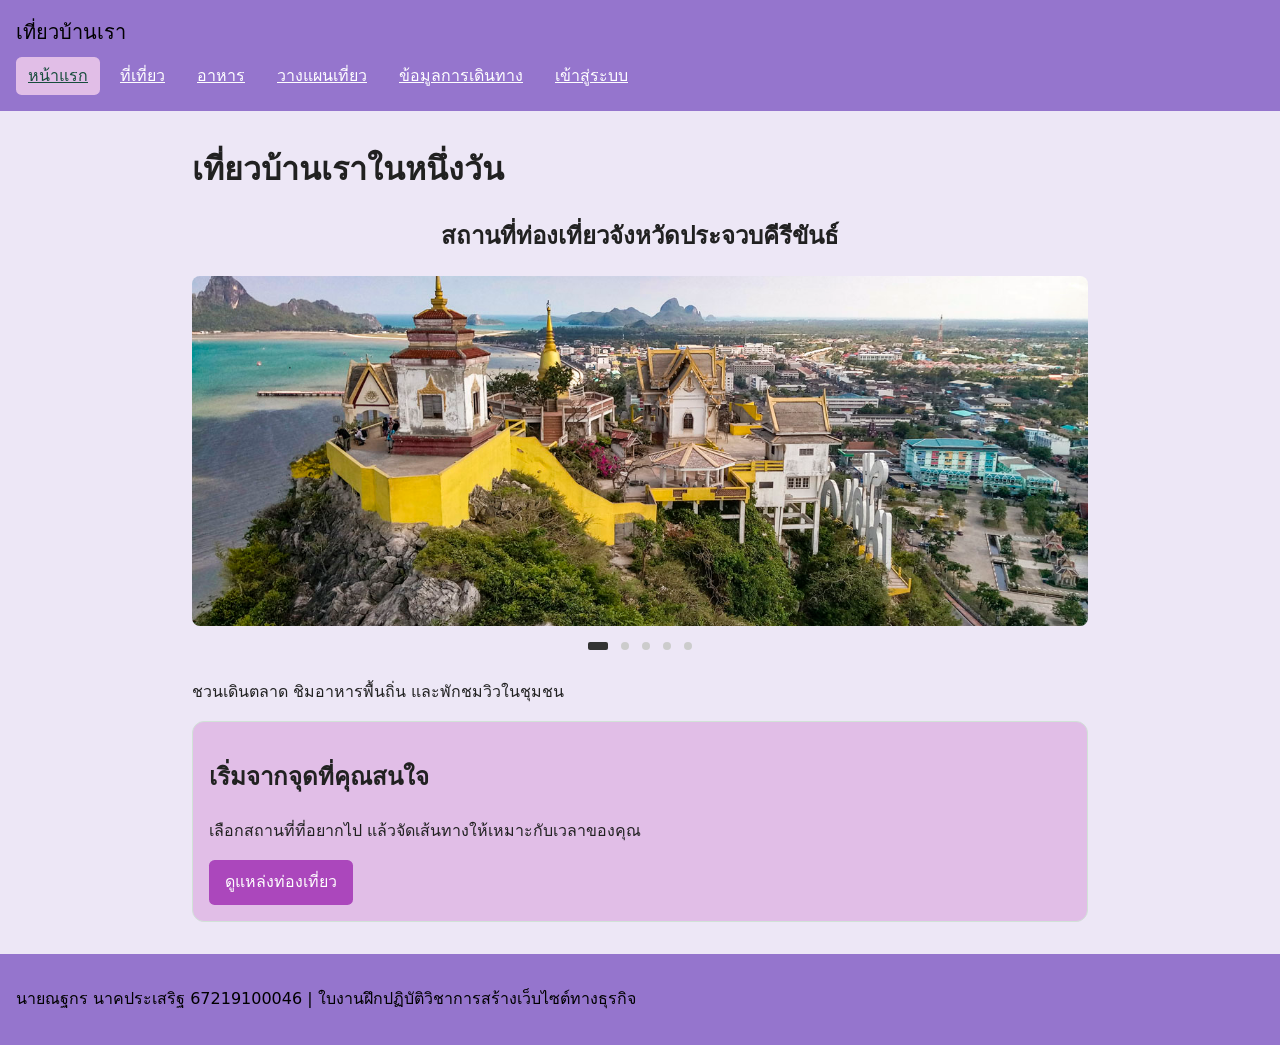
<file: index.html>
<!DOCTYPE html>
<html lang="th">
<head>
	<meta charset="utf-8">
	<meta name="viewport" content="width=device-width, initial-scale=1">
	<title>หน้าแรก | เที่ยวบ้านเรา</title>
	<link rel="stylesheet" href="style.css">
</head>

<body>

<header>
	<p class="site-name">เที่ยวบ้านเรา</p>
	<nav aria-label="เมนูหลัก">
		<ul>
			<li><a href="index.html" aria-current="page">หน้าแรก</a></li>
			<li><a href="places.html">ที่เที่ยว</a></li>
			<li><a href="food.html">อาหาร</a></li>
			<li><a href="plan.html">วางแผนเที่ยว</a></li>
			<li><a href="travel.html">ข้อมูลการเดินทาง</a></li>
			<li><a href="login.html">เข้าสู่ระบบ</a></li>
		</ul>
	</nav>
</header>
<main>
	<h1>เที่ยวบ้านเราในหนึ่งวัน</h1>

<body>

    <!-- เนื้อหาเว็บไซต์ -->

    <!-- สไลด์ภาพ -->
    <center>
        <h2>สถานที่ท่องเที่ยวจังหวัดประจวบคีรีขันธ์</h2>

        <div id="slideshow"
             style="position:relative; width:1000px; max-width:100%;">

            <img id="slideImage"
                 src="images/Kaow.jpg"
                 alt="สถานที่ท่องเที่ยว"
                 width="700"
                 height="350"
                 style="width:100%; height:350px; object-fit:cover;">

       
            <div id="dots" style="margin:10px;"></div>

        </div>
    </center>

    <!-- JavaScript สำหรับเปลี่ยนภาพ -->
    <script>
    const images = [
        "images/Kaow.jpg",
        "images/KLM.jpg",
        "images/aomanow.jpg",
        "images/sapanpla.jpg",
        "images/lukmuang.jpg"
    ];

    let current = 0;

    function showSlide() {

        // เปลี่ยนภาพในสไลด์
        document.getElementById("slideImage").src = images[current];

        // แสดงขีดเฉพาะภาพที่กำลังแสดง
        document.getElementById("dots").innerHTML =
            images.map((img, i) => `
                <span onclick="goSlide(${i})"
                      style="
                          display:inline-block;
                          width:${i === current ? '20px' : '8px'};
                          height:8px;
                          margin:4px;
                          border-radius:${i === current ? '2px' : '50%'};
                          background-color:${i === current ? '#333333' : '#cccccc'};
                          cursor:pointer;
                          transition:all 0.3s;
                      ">
                </span>
            `).join("");
    }

    function nextSlide() {
        current = (current + 1) % images.length;
        showSlide();
    }

    function prevSlide() {
        current = (current - 1 + images.length) % images.length;
        showSlide();
    }

    function goSlide(index) {
        current = index;
        showSlide();
    }

    // เปลี่ยนภาพอัตโนมัติทุก 4 วินาที
    setInterval(nextSlide, 4000);

    showSlide();
</script>

</body>

	<p>ชวนเดินตลาด ชิมอาหารพื้นถิ่น และพักชมวิวในชุมชน</p>
	<section class="card">
		<h2>เริ่มจากจุดที่คุณสนใจ</h2>
		<p>เลือกสถานที่ที่อยากไป แล้วจัดเส้นทางให้เหมาะกับเวลาของคุณ</p>
		<a class="button" href="places.html">ดูแหล่งท่องเที่ยว</a>
	</section>
</main>
<footer>
	<p>นายณฐกร นาคประเสริฐ 67219100046 | ใบงานฝึกปฏิบัติวิชาการสร้างเว็บไซต์ทางธุรกิจ</p>
</footer>
</body>
</html>
</file>
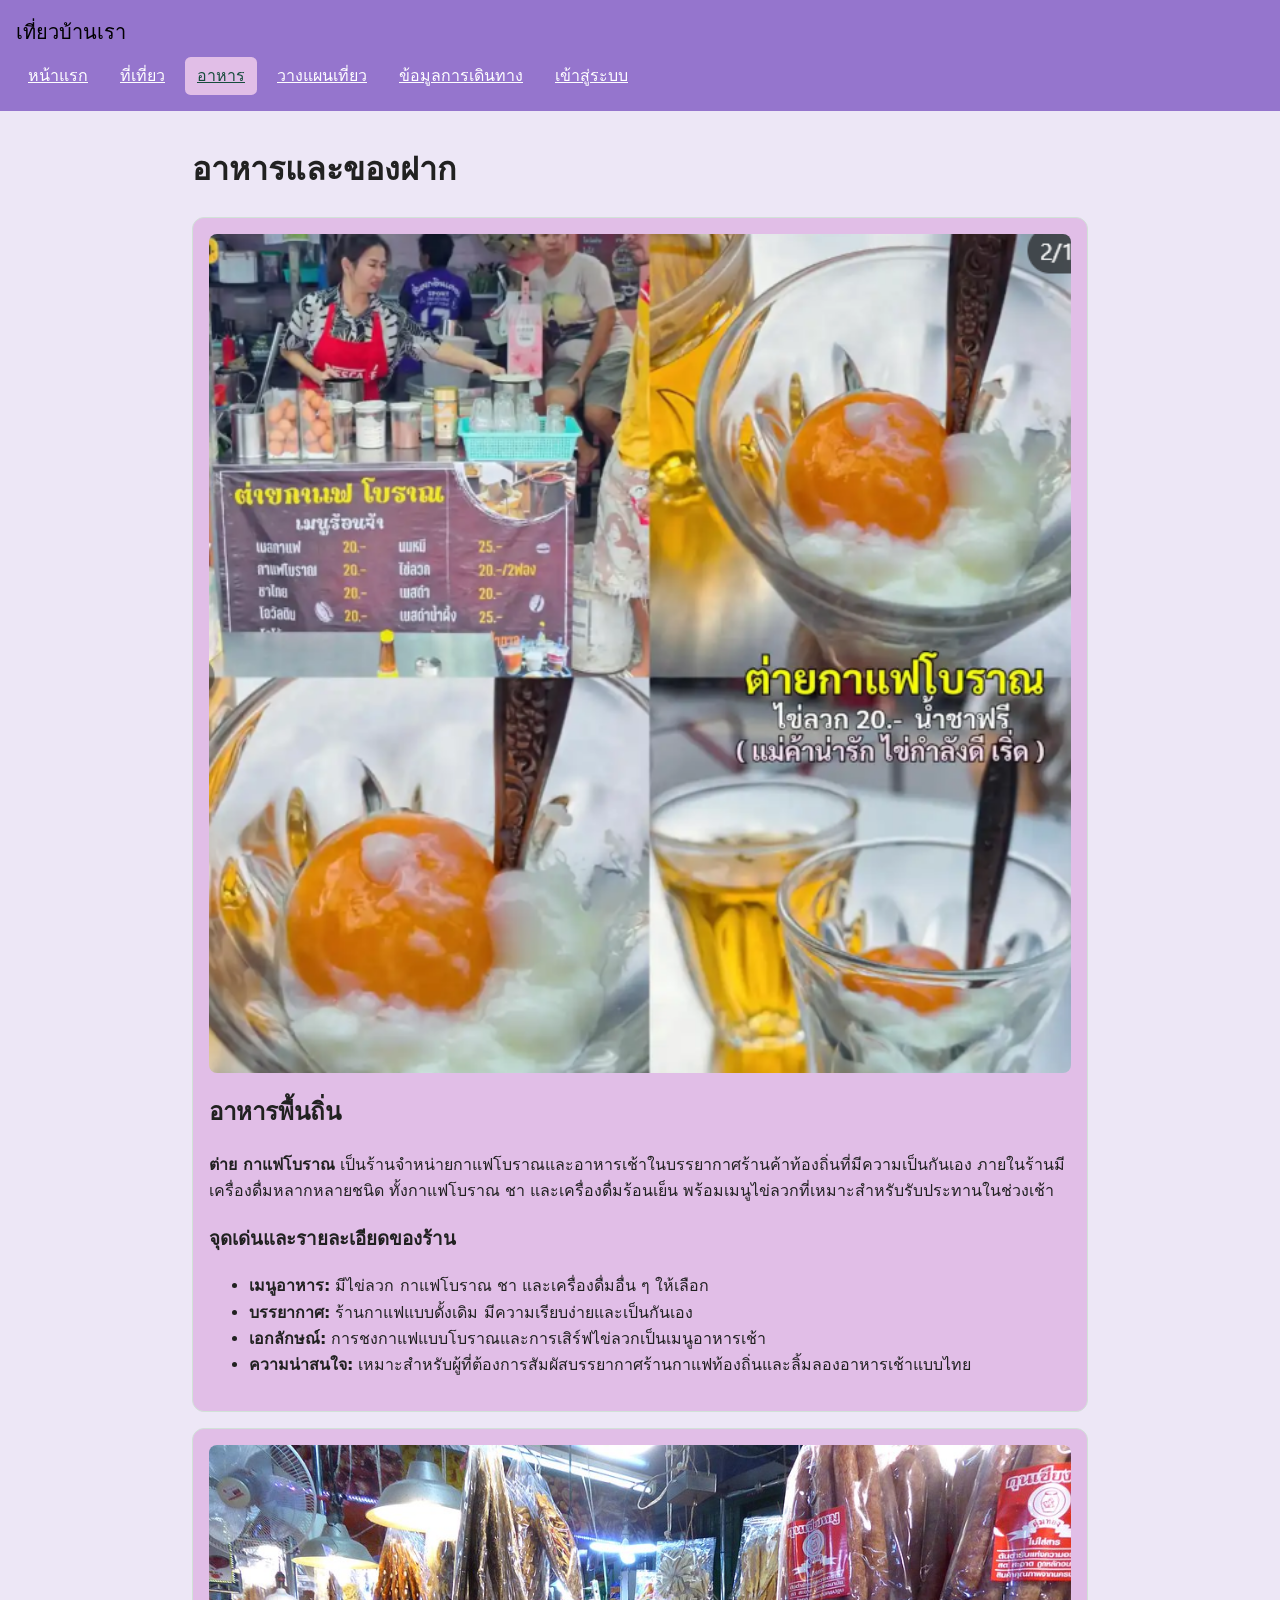
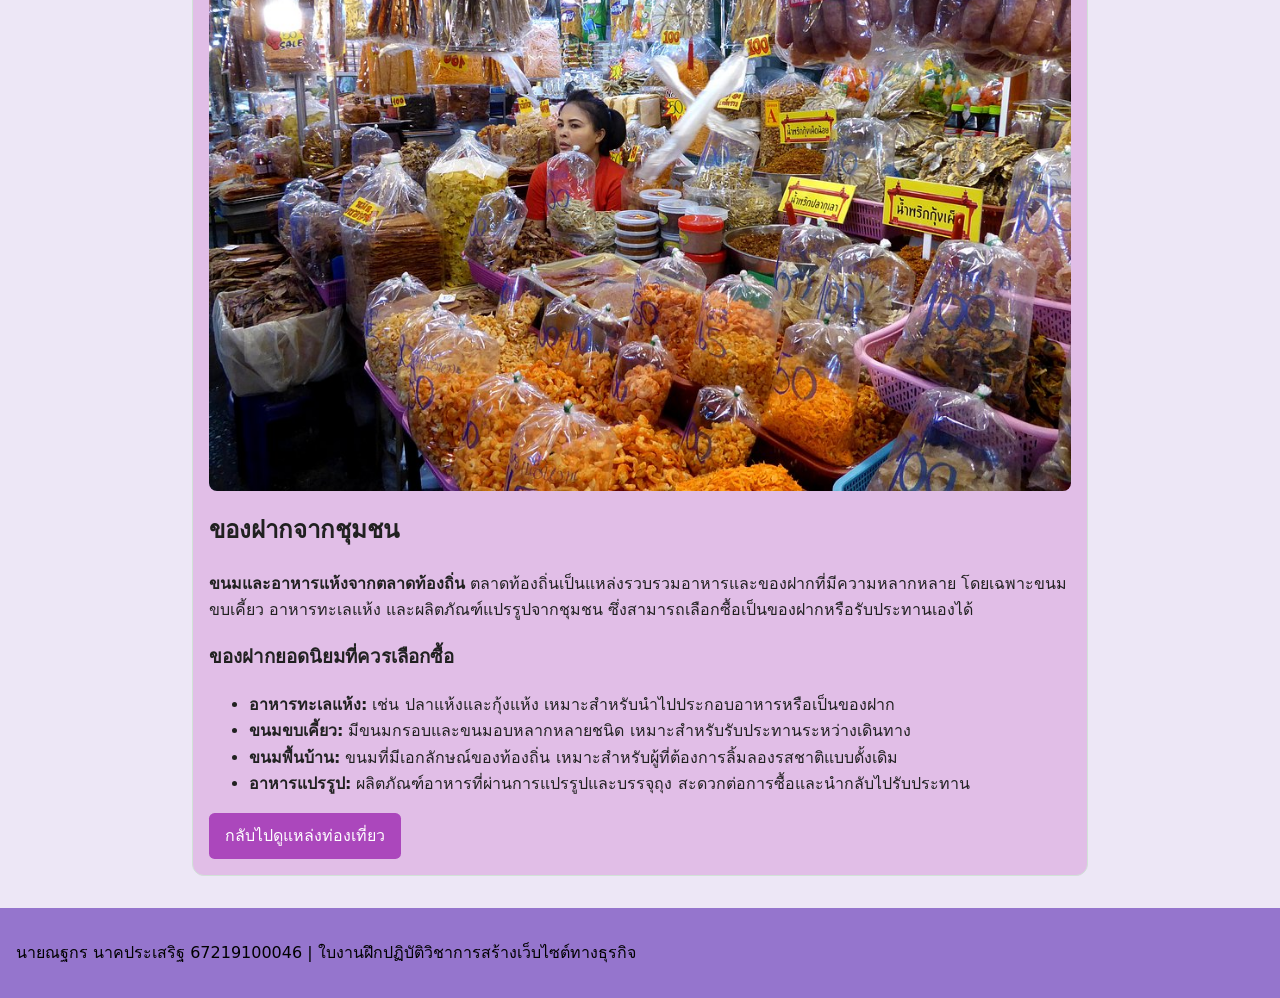
<file: food.html>
<!DOCTYPE html>
<html lang="th">
<head>
	<meta charset="utf-8">
	<meta name="viewport" content="width=device-width, initial-scale=1">
	<title>หน้าแรก | เที่ยวบ้านเรา</title>
	<link rel="stylesheet" href="style.css">
</head>

<body>

<header>
	<p class="site-name">เที่ยวบ้านเรา</p>
	<nav aria-label="เมนูหลัก">
		<ul>
			<li><a href="index.html">หน้าแรก</a></li>
			<li><a href="places.html">ที่เที่ยว</a></li>
			<li><a href="food.html" aria-current="page">อาหาร</a></li>
			<li><a href="plan.html">วางแผนเที่ยว</a></li>
			<li><a href="travel.html">ข้อมูลการเดินทาง</a></li>
			<li><a href="login.html">เข้าสู่ระบบ</a></li>
		</ul>
	</nav>
</header>
<main>
	<h1>อาหารและของฝาก</h1>

	<section class="card">

	<img src="images/pic2.png" width="100%">
		<h2>อาหารพื้นถิ่น</h2>
		<p><b>ต่าย กาแฟโบราณ</b> เป็นร้านจำหน่ายกาแฟโบราณและอาหารเช้าในบรรยากาศร้านค้าท้องถิ่นที่มีความเป็นกันเอง ภายในร้านมีเครื่องดื่มหลากหลายชนิด ทั้งกาแฟโบราณ ชา และเครื่องดื่มร้อนเย็น พร้อมเมนูไข่ลวกที่เหมาะสำหรับรับประทานในช่วงเช้า</p>
		<h3>จุดเด่นและรายละเอียดของร้าน</h3>
	<ul>
		<li><b>เมนูอาหาร:</b> มีไข่ลวก กาแฟโบราณ ชา และเครื่องดื่มอื่น ๆ ให้เลือก</li>
		<li><b>บรรยากาศ:</b> ร้านกาแฟแบบดั้งเดิม มีความเรียบง่ายและเป็นกันเอง</li>
		<li><b>เอกลักษณ์:</b> การชงกาแฟแบบโบราณและการเสิร์ฟไข่ลวกเป็นเมนูอาหารเช้า</b></li>
		<li><b>ความน่าสนใจ:</b> เหมาะสำหรับผู้ที่ต้องการสัมผัสบรรยากาศร้านกาแฟท้องถิ่นและลิ้มลองอาหารเช้าแบบไทย</b></li>
	</ul>

	</section>

	<section class="card">

	<img src="images/market1.jpg">
		<h2>ของฝากจากชุมชน</h2>
		<p><b>ขนมและอาหารแห้งจากตลาดท้องถิ่น</b> ตลาดท้องถิ่นเป็นแหล่งรวบรวมอาหารและของฝากที่มีความหลากหลาย โดยเฉพาะขนมขบเคี้ยว อาหารทะเลแห้ง และผลิตภัณฑ์แปรรูปจากชุมชน ซึ่งสามารถเลือกซื้อเป็นของฝากหรือรับประทานเองได้</p>
		<h3>ของฝากยอดนิยมที่ควรเลือกซื้อ</h3>

	<ul>
		<li><b>อาหารทะเลแห้ง:</b> เช่น ปลาแห้งและกุ้งแห้ง เหมาะสำหรับนำไปประกอบอาหารหรือเป็นของฝาก</li>
		<li><b>ขนมขบเคี้ยว:</b> มีขนมกรอบและขนมอบหลากหลายชนิด เหมาะสำหรับรับประทานระหว่างเดินทาง</li>
		<li><b>ขนมพื้นบ้าน:</b> ขนมที่มีเอกลักษณ์ของท้องถิ่น เหมาะสำหรับผู้ที่ต้องการลิ้มลองรสชาติแบบดั้งเดิม</li>
		<li><b>อาหารแปรรูป:</b> ผลิตภัณฑ์อาหารที่ผ่านการแปรรูปและบรรจุถุง สะดวกต่อการซื้อและนำกลับไปรับประทาน</li>
</ul>



		<a class="button" href="places.html">กลับไปดูแหล่งท่องเที่ยว</a>
	</section>
</main>
<footer>
	<p>นายณฐกร นาคประเสริฐ 67219100046 | ใบงานฝึกปฏิบัติวิชาการสร้างเว็บไซต์ทางธุรกิจ</p>
</footer>
</body>
</html>
</file>
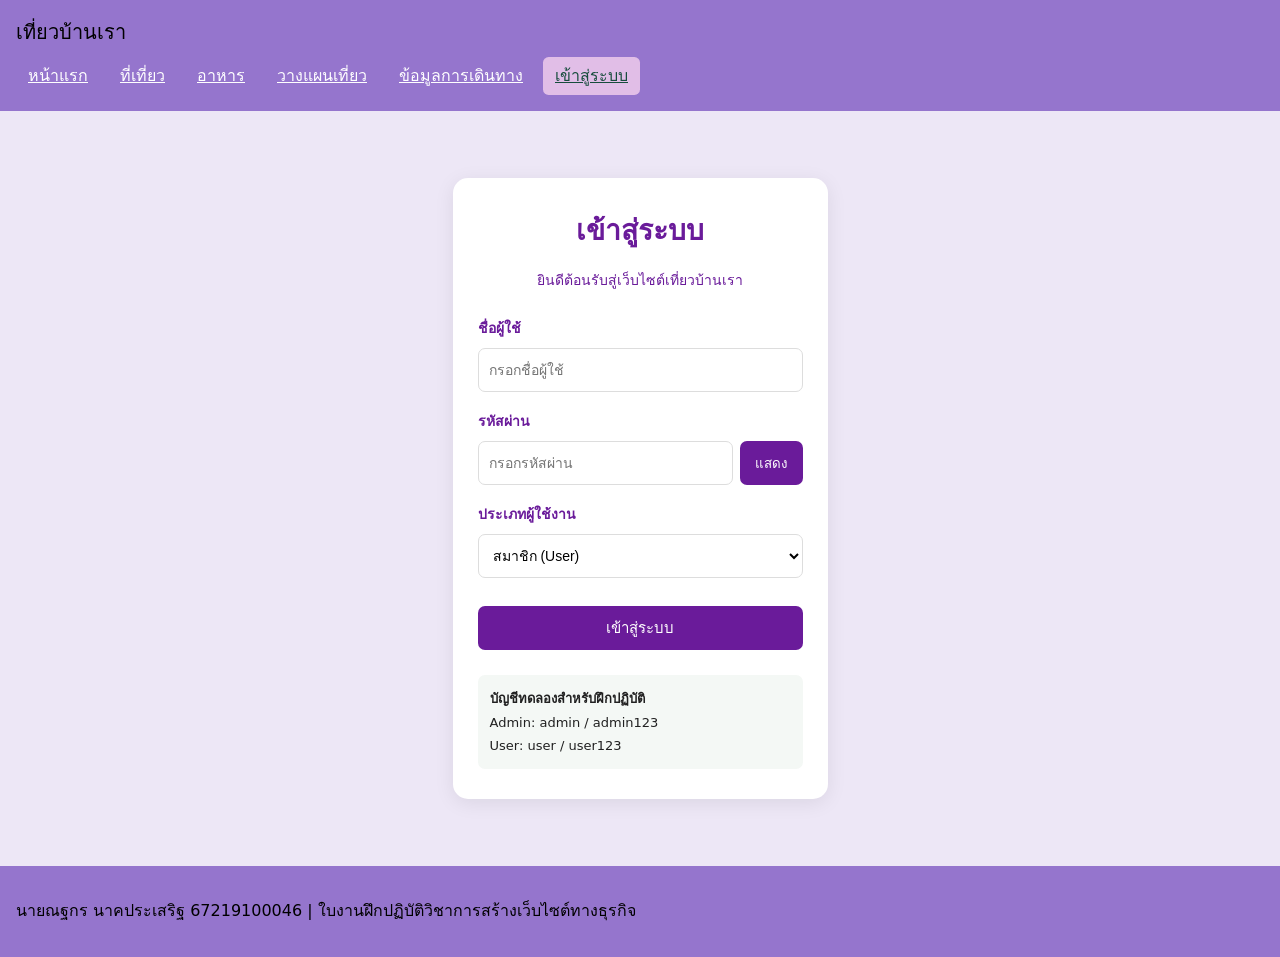
<file: login.html>
<!DOCTYPE html>
<html lang="th">
<head>
    <meta charset="utf-8">
    <meta name="viewport" content="width=device-width, initial-scale=1">

    <title>เข้าสู่ระบบ | เที่ยวบ้านเรา</title>

    <!-- ใช้ CSS เดียวกับหน้าแรก -->
    <link rel="stylesheet" href="style.css">

    <style>
        /* ปรับเฉพาะส่วนเข้าสู่ระบบ */
        .login-container {
            display: flex;
            justify-content: center;
            align-items: flex-start;
            padding: 35px 15px;
        }

        .login-box {
            width: 100%;
            max-width: 375px;
            padding: 30px 25px;
            background: #ffffff;
            border-radius: 15px;
            box-shadow: 0 4px 20px rgba(0, 0, 0, 0.08);
        }

        .login-box h1 {
            margin: 0 0 15px;
            color: #6a1b9a;
            font-size: 28px;
            text-align: center;
        }

        .login-description {
            margin-bottom: 25px;
            color: #6a1b9a;
            font-size: 14px;
            text-align: center;
        }

        .form-group {
            margin-bottom: 18px;
        }

        .form-group label {
            display: block;
            margin-bottom: 8px;
            color: #6a1b9a;
            font-size: 14px;
            font-weight: bold;
        }

        .form-group input,
        .form-group select {
            width: 100%;
            height: 44px;
            padding: 10px;
            border: 1px solid #dddddd;
            border-radius: 7px;
            background: #ffffff;
            font-size: 14px;
        }

        .password-group {
            display: flex;
            gap: 7px;
        }

        .password-group input {
            flex: 1;
            min-width: 0;
        }

        .show-password {
            padding: 0 15px;
            border: none;
            border-radius: 7px;
            background: #6a1b9a;
            color: #ffffff;
            cursor: pointer;
        }

        .login-button {
            width: 100%;
            height: 44px;
            margin-top: 10px;
            border: none;
            border-radius: 7px;
            background: #6a1b9a;
            color: #ffffff;
            font-size: 15px;
            cursor: pointer;
        }

        .login-button:hover,
        .show-password:hover {
            background: #6a1b9a
;
        }

        .login-button:disabled {
            background: #6a1b9a
;
        }

        .error-message {
            display: none;
            margin-top: 15px;
            padding: 12px;
            border-radius: 7px;
            background: #f8d7da;
            color: #721c24;
            font-size: 14px;
            text-align: center;
        }

        .success-message {
            display: none;
            position: fixed;
            top: 25px;
            left: 50%;
            transform: translateX(-50%);
            width: 90%;
            max-width: 400px;
            padding: 16px 20px;
            background: #d4edda;
            color: #155724;
            border: 1px solid #c3e6cb;
            border-radius: 10px;
            box-shadow: 0 4px 15px rgba(0, 0, 0, 0.15);
            text-align: center;
            z-index: 1000;
        }

        .success-message.show {
            display: block;
        }

        .success-message p {
            margin: 5px 0 0;
            font-size: 14px;
        }

        .account-info {
            margin-top: 25px;
            padding: 12px;
            border-radius: 7px;
            background: #f4f8f5;
            font-size: 13px;
            line-height: 1.8;
        }

        .account-info p {
            margin: 0;
        }

        @media (max-width: 600px) {
            .login-box {
                padding: 25px 20px;
            }
        }
    </style>
</head>

<body>

<!-- ใช้ส่วนหัวเดียวกับหน้าแรก -->
<header>
    <p class="site-name">เที่ยวบ้านเรา</p>

    <nav aria-label="เมนูหลัก">
        <ul>
            <li><a href="index.html">หน้าแรก</a></li>
            <li><a href="places.html">ที่เที่ยว</a></li>
            <li><a href="food.html">อาหาร</a></li>
            <li><a href="plan.html">วางแผนเที่ยว</a></li>
            <li><a href="travel.html">ข้อมูลการเดินทาง</a></li>
            <li><a href="login.html" aria-current="page">เข้าสู่ระบบ</a></li>
        </ul>
    </nav>
</header>

<main>

    <div class="login-container">

        <section class="login-box">

            <h1>เข้าสู่ระบบ</h1>

            <p class="login-description">
                ยินดีต้อนรับสู่เว็บไซต์เที่ยวบ้านเรา
            </p>

            <div id="successMessage" class="success-message" role="status">
                <strong>✓ เข้าสู่ระบบสำเร็จ</strong>
                <p>กำลังพาคุณไปยังหน้าแรก...</p>
            </div>

            <form id="loginForm">

                <div class="form-group">
                    <label for="username">ชื่อผู้ใช้</label>

                    <input
                        type="text"
                        id="username"
                        name="username"
                        placeholder="กรอกชื่อผู้ใช้"
                        required
                    >
                </div>

                <div class="form-group">
                    <label for="password">รหัสผ่าน</label>

                    <div class="password-group">
                        <input
                            type="password"
                            id="password"
                            name="password"
                            placeholder="กรอกรหัสผ่าน"
                            required
                        >

                        <button
                            type="button"
                            class="show-password"
                            id="showPassword"
                        >
                            แสดง
                        </button>
                    </div>
                </div>

                <div class="form-group">
                    <label for="user-type">ประเภทผู้ใช้งาน</label>

                    <select id="user-type" name="user_type" required>
                        <option value="user">สมาชิก (User)</option>
                        <option value="admin">ผู้ดูแลระบบ (Admin)</option>
                    </select>
                </div>

                <button type="submit" class="login-button" id="loginButton">
                    เข้าสู่ระบบ
                </button>

                <p id="errorMessage" class="error-message" role="alert">
                    ชื่อผู้ใช้ รหัสผ่าน หรือประเภทผู้ใช้งานไม่ถูกต้อง
                </p>

            </form>

            <div class="account-info">
                <p><strong>บัญชีทดลองสำหรับฝึกปฏิบัติ</strong></p>
                <p>Admin: admin / admin123</p>
                <p>User: user / user123</p>
            </div>

        </section>

    </div>

</main>

<!-- ใช้ส่วนท้ายเดียวกับหน้าแรก -->
<footer>
    <p>
        นายณฐกร นาคประเสริฐ 67219100046 |
        ใบงานฝึกปฏิบัติวิชาการสร้างเว็บไซต์ทางธุรกิจ
    </p>
</footer>

<script>
    const passwordInput = document.getElementById("password");
    const showPasswordButton = document.getElementById("showPassword");

    // แสดงหรือซ่อนรหัสผ่าน
    showPasswordButton.addEventListener("click", function () {
        if (passwordInput.type === "password") {
            passwordInput.type = "text";
            showPasswordButton.textContent = "ซ่อน";
        } else {
            passwordInput.type = "password";
            showPasswordButton.textContent = "แสดง";
        }
    });

    const loginForm = document.getElementById("loginForm");
    const errorMessage = document.getElementById("errorMessage");
    const successMessage = document.getElementById("successMessage");
    const loginButton = document.getElementById("loginButton");

    // ตรวจสอบข้อมูลเข้าสู่ระบบ
    loginForm.addEventListener("submit", function (event) {
        event.preventDefault();

        const username = document.getElementById("username").value.trim();
        const password = passwordInput.value;
        const userType = document.getElementById("user-type").value;

        let loginSuccess = false;

        if (
            userType === "admin" &&
            username === "admin" &&
            password === "admin123"
        ) {
            loginSuccess = true;
        }

        else if (
            userType === "user" &&
            username === "user" &&
            password === "user123"
        ) {
            loginSuccess = true;
        }

        if (loginSuccess) {
            errorMessage.style.display = "none";

            successMessage.classList.add("show");

            loginButton.disabled = true;
            loginButton.textContent = "กำลังเข้าสู่ระบบ...";

            setTimeout(function () {
                window.location.href = "index.html";
            }, 1500);

        } else {
            errorMessage.style.display = "block";
        }
    });

    loginForm.addEventListener("input", function () {
        errorMessage.style.display = "none";
    });
</script>

</body>
</html>
</file>
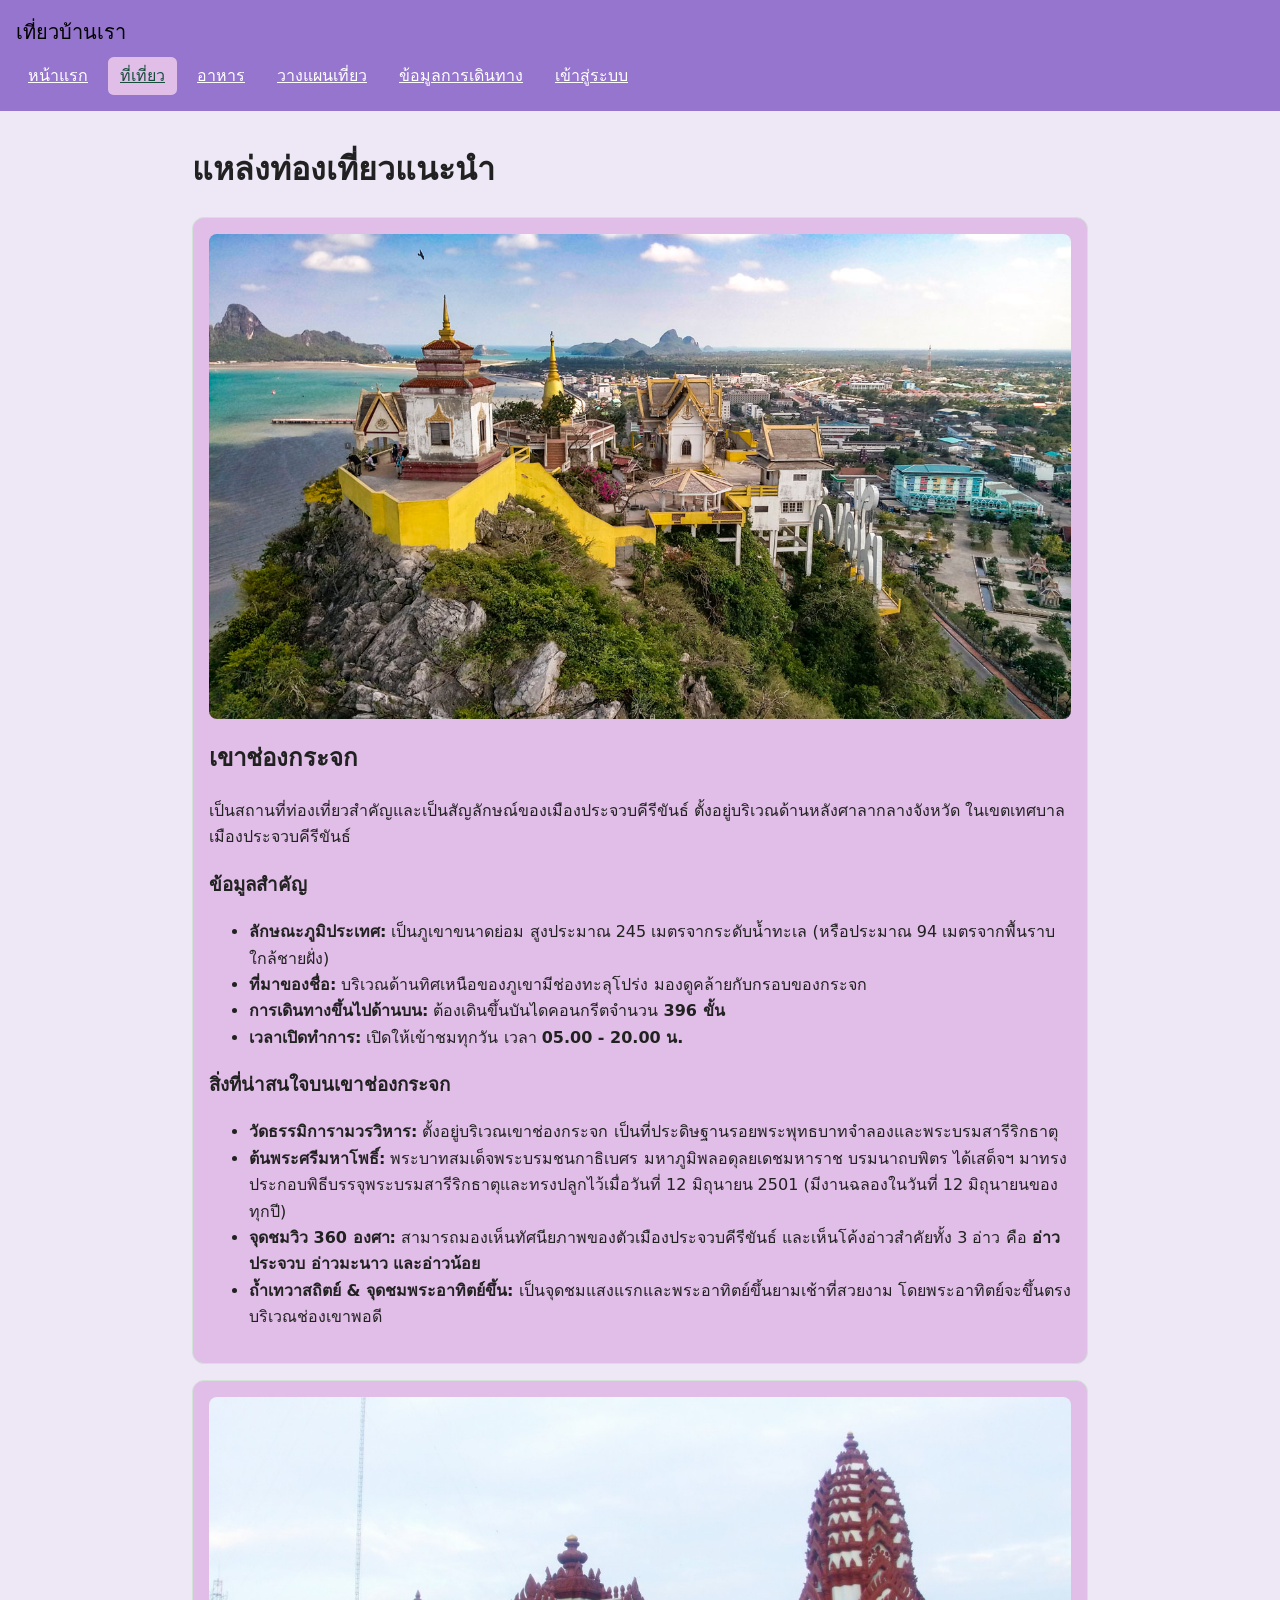
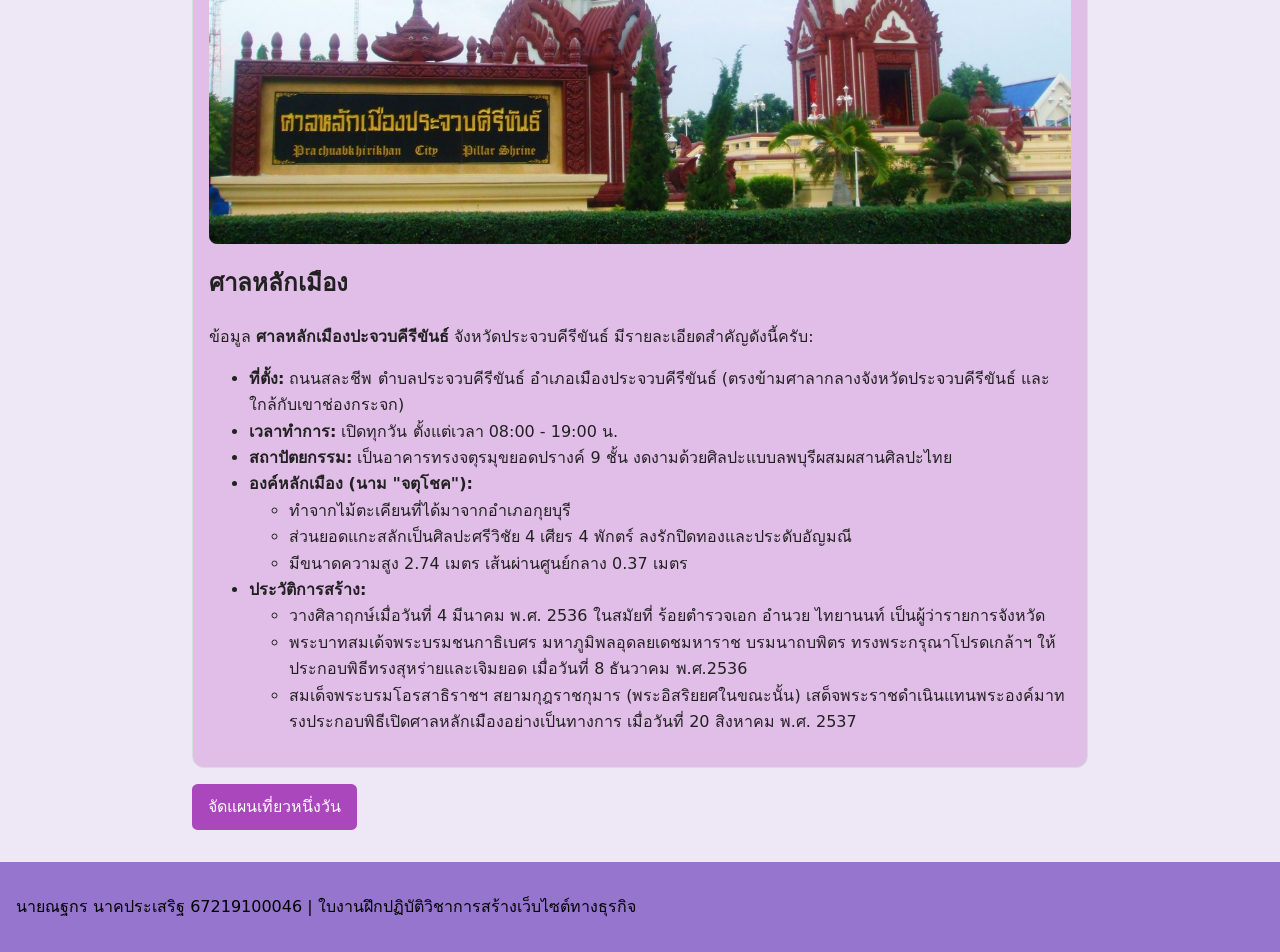
<file: places.html>
<!DOCTYPE html>
<html lang="th">
<head>
	<meta charset="utf-8">
	<meta name="viewport" content="width=device-width, initial-scale=1">
	<title>หน้าแรก | เที่ยวบ้านเรา</title>
	<link rel="stylesheet" href="style.css">
</head>

<body>

<header>
	<p class="site-name">เที่ยวบ้านเรา</p>
	<nav aria-label="เมนูหลัก">
		<ul>
			<li><a href="index.html">หน้าแรก</a></li>
			<li><a href="places.html" aria-current="page">ที่เที่ยว</a></li>
			<li><a href="food.html">อาหาร</a></li>
			<li><a href="plan.html">วางแผนเที่ยว</a></li>
			<li><a href="travel.html">ข้อมูลการเดินทาง</a></li>
			<li><a href="login.html">เข้าสู่ระบบ</a></li>
		</ul>
	</nav>
</header>
<main>
	<h1>แหล่งท่องเที่ยวแนะนำ</h1>

	<section class="card">

	<img src="images/Kaow.jpg">
		<h2>เขาช่องกระจก</h2>
		<p>เป็นสถานที่ท่องเที่ยวสำคัญและเป็นสัญลักษณ์ของเมืองประจวบคีรีขันธ์ ตั้งอยู่บริเวณด้านหลังศาลากลางจังหวัด ในเขตเทศบาลเมืองประจวบคีรีขันธ์</p>
		<h3>ข้อมูลสำคัญ</h3>
	<ul>
		<li><b>ลักษณะภูมิประเทศ:</b> เป็นภูเขาขนาดย่อม สูงประมาณ 245 เมตรจากระดับน้ำทะเล (หรือประมาณ 94 เมตรจากพื้นราบใกล้ชายฝั่ง) </li>
		<li><b>ที่มาของชื่อ:</b> บริเวณด้านทิศเหนือของภูเขามีช่องทะลุโปร่ง มองดูคล้ายกับกรอบของกระจก</li>
		<li><b>การเดินทางขึ้นไปด้านบน:</b> ต้องเดินขึ้นบันไดคอนกรีตจำนวน <b>396 ขั้น</b></li>
		<li><b>เวลาเปิดทำการ:</b> เปิดให้เข้าชมทุกวัน เวลา <b>05.00 - 20.00 น.</b></li>
	</ul>

		<h3>สิ่งที่น่าสนใจบนเขาช่องกระจก</h3>
	<ul>
		<li><b>วัดธรรมิการามวรวิหาร:</b> ตั้งอยู่บริเวณเขาช่องกระจก เป็นที่ประดิษฐานรอยพระพุทธบาทจำลองและพระบรมสารีริกธาตุ</li>
		<li><b>ต้นพระศรีมหาโพธิ์:</b> พระบาทสมเด็จพระบรมชนกาธิเบศร มหาภูมิพลอดุลยเดชมหาราช บรมนาถบพิตร ได้เสด็จฯ มาทรงประกอบพิธีบรรจุพระบรมสารีริกธาตุและทรงปลูกไว้เมื่อวันที่ 12 มิถุนายน 2501 (มีงานฉลองในวันที่ 12 มิถุนายนของทุกปี)</li>
		<li><b>จุดชมวิว 360 องศา:</b> สามารถมองเห็นทัศนียภาพของตัวเมืองประจวบคีรีขันธ์ และเห็นโค้งอ่าวสำคัยทั้ง 3 อ่าว คือ <b>อ่าวประจวบ อ่าวมะนาว และอ่าวน้อย</b></li>
		<li><b>ถ้ำเทวาสถิตย์ & จุดชมพระอาทิตย์ขึ้น:</b> เป็นจุดชมแสงแรกและพระอาทิตย์ขึ้นยามเช้าที่สวยงาม โดยพระอาทิตย์จะขึ้นตรงบริเวณช่องเขาพอดี</li>
	</ul>

	</section>

	<section class="card">

	<img src="images/lukmuang.jpg">
		<h2>ศาลหลักเมือง</h2>
		<p>ข้อมูล <b>ศาลหลักเมืองปะจวบคีรีขันธ์</b> จังหวัดประจวบคีรีขันธ์ มีรายละเอียดสำคัญดังนี้ครับ:</p>

	<ul>
		<li><b>ที่ตั้ง:</b> ถนนสละชีพ ตำบลประจวบคีรีขันธ์ อำเภอเมืองประจวบคีรีขันธ์ (ตรงข้ามศาลากลางจังหวัดประจวบคีรีขันธ์ และใกล้กับเขาช่องกระจก)</li>
		<li><b>เวลาทำการ:</b> เปิดทุกวัน ตั้งแต่เวลา 08:00 - 19:00 น.</li>
		<li><b>สถาปัตยกรรม:</b> เป็นอาคารทรงจตุรมุขยอดปรางค์ 9 ชั้น งดงามด้วยศิลปะแบบลพบุรีผสมผสานศิลปะไทย</li>
		<li><b>องค์หลักเมือง (นาม "จตุโชค"):</b>
    <ul>
        		<li>ทำจากไม้ตะเคียนที่ได้มาจากอำเภอกุยบุรี</li>
        		<li>ส่วนยอดแกะสลักเป็นศิลปะศรีวิชัย 4 เศียร 4 พักตร์ ลงรักปิดทองและประดับอัญมณี</li>
        		<li>มีขนาดความสูง 2.74 เมตร เส้นผ่านศูนย์กลาง 0.37 เมตร</li>
    </ul>
		</li>

		<li><b>ประวัติการสร้าง:</b>
    <ul>
    		<li>วางศิลาฤกษ์เมื่อวันที่ 4 มีนาคม พ.ศ. 2536 ในสมัยที่ ร้อยตำรวจเอก อำนวย ไทยานนท์ เป็นผู้ว่ารายการจังหวัด</li>
		<li>พระบาทสมเด้จพระบรมชนกาธิเบศร มหาภูมิพลอุดลยเดชมหาราช บรมนาถบพิตร ทรงพระกรุณาโปรดเกล้าฯ ให้ประกอบพิธีทรงสุหร่ายและเจิมยอด เมื่อวันที่ 8 ธันวาคม พ.ศ.2536</li>
  		<li>สมเด็จพระบรมโอรสาธิราชฯ สยามกุฎราชกุมาร (พระอิสริยยศในขณะนั้น) เสด็จพระราชดำเนินแทนพระองค์มาทรงประกอบพิธีเปิดศาลหลักเมืองอย่างเป็นทางการ เมื่อวันที่ 20 สิงหาคม พ.ศ. 2537</li>
    </ul>


	</section>
		<a class="button" href="plan.html">จัดแผนเที่ยวหนึ่งวัน</a>
</main>
<footer>
	<p>นายณฐกร นาคประเสริฐ 67219100046 | ใบงานฝึกปฏิบัติวิชาการสร้างเว็บไซต์ทางธุรกิจ</p>
</footer>
</body>
</html>
</file>
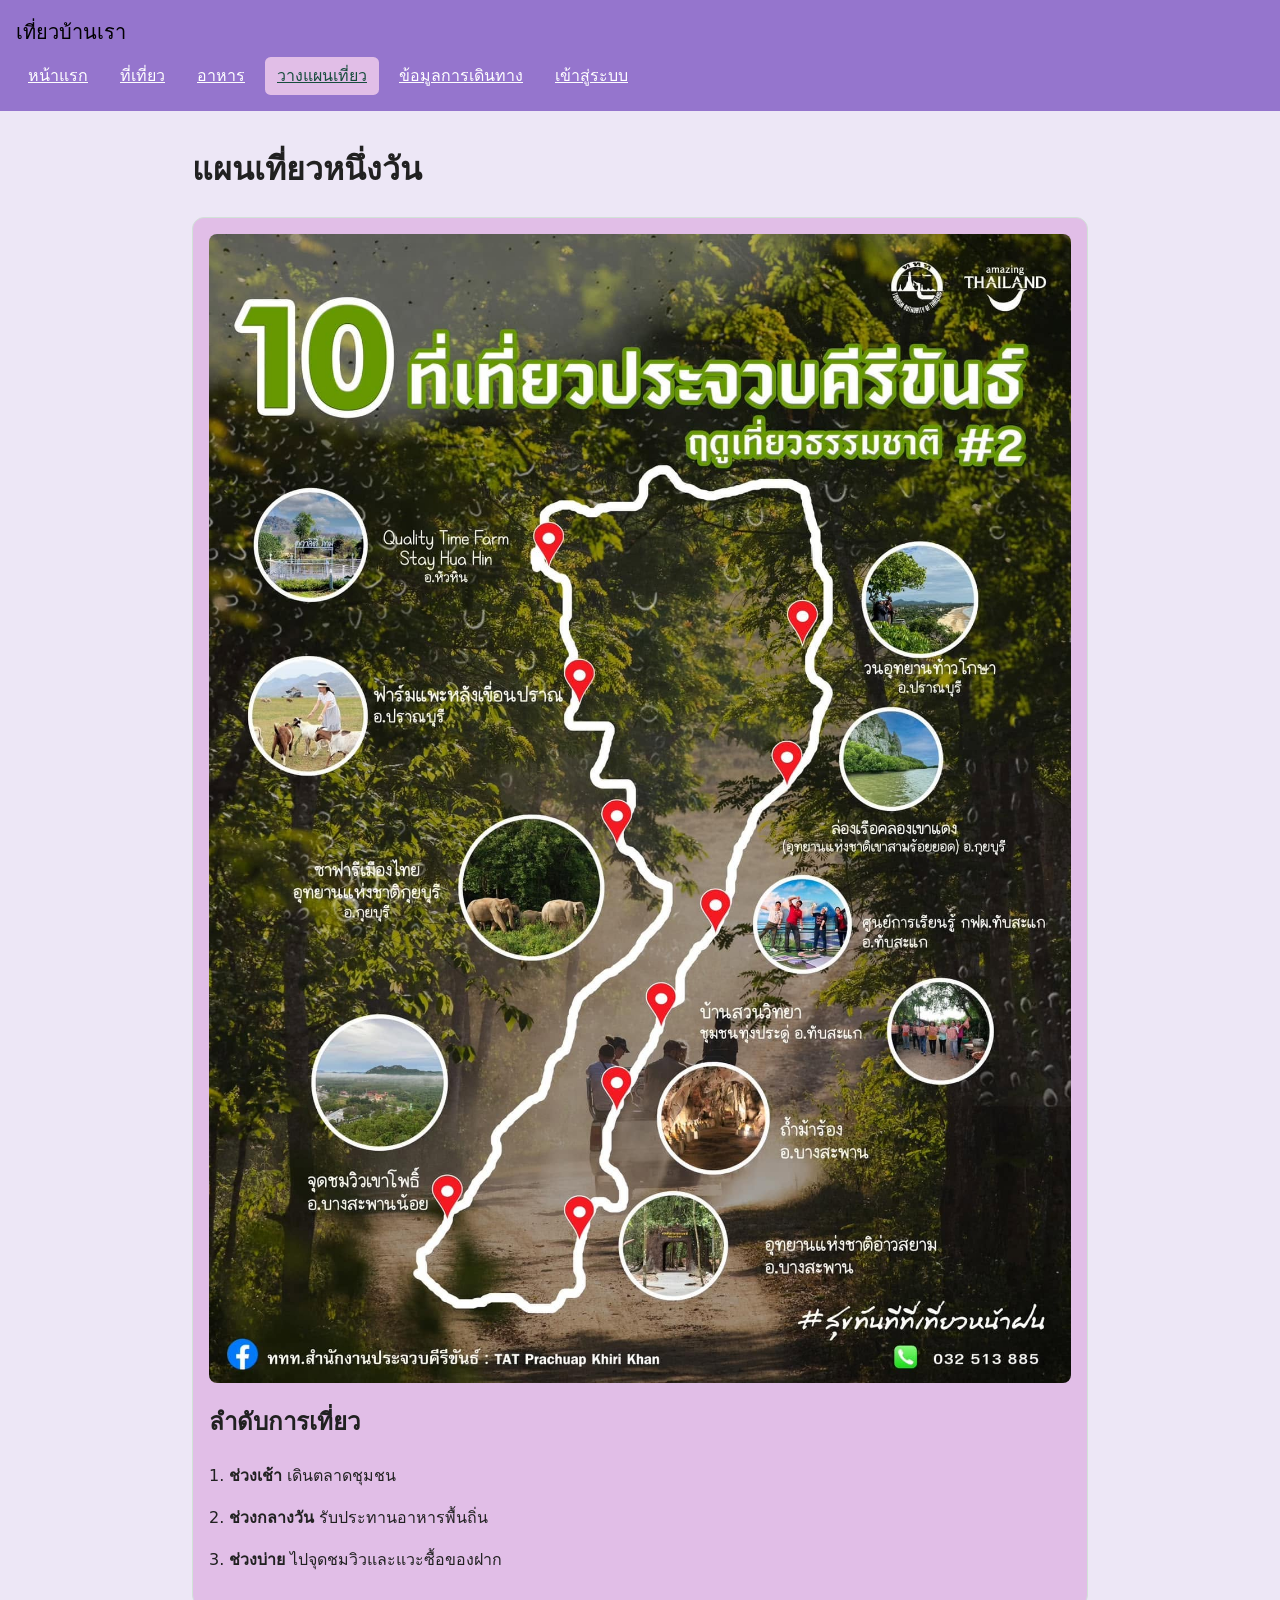
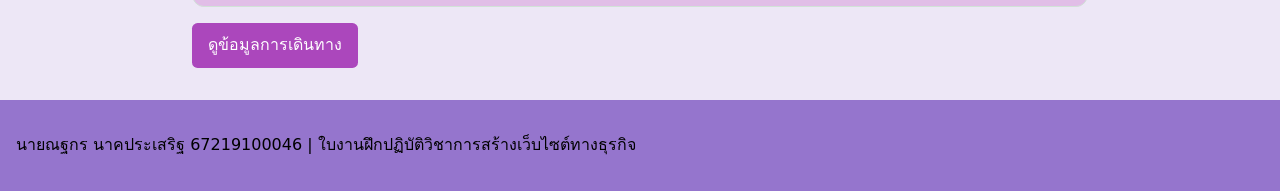
<file: plan.html>
<!DOCTYPE html>
<html lang="th">
<head>
	<meta charset="utf-8">
	<meta name="viewport" content="width=device-width, initial-scale=1">
	<title>หน้าแรก | เที่ยวบ้านเรา</title>
	<link rel="stylesheet" href="style.css">
</head>

<body>

<header>
	<p class="site-name">เที่ยวบ้านเรา</p>
	<nav aria-label="เมนูหลัก">
		<ul>
			<li><a href="index.html">หน้าแรก</a></li>
			<li><a href="places.html">ที่เที่ยว</a></li>
			<li><a href="food.html">อาหาร</a></li>
			<li><a href="plan.html"aria-current="page">วางแผนเที่ยว</a></li>
			<li><a href="travel.html">ข้อมูลการเดินทาง</a></li>
			<li><a href="login.html">เข้าสู่ระบบ</a></li>
		</ul>
	</nav>
</header>
<main>
	<h1>แผนเที่ยวหนึ่งวัน</h1>

	<section class="card">

	<img src="images/maptravel.jpg">
		<h2>ลำดับการเที่ยว</h2>
		<p>1. <b>ช่วงเช้า</b> เดินตลาดชุมชน </p>
		<p>2. <b>ช่วงกลางวัน</b> รับประทานอาหารพื้นถิ่น </p>
		<p>3. <b>ช่วงบ่าย</b> ไปจุดชมวิวและแวะซื้อของฝาก </p>
	</section>

		<a class="button" href="travel.html">ดูข้อมูลการเดินทาง</a>
</main>
<footer>
	<p>นายณฐกร นาคประเสริฐ 67219100046 | ใบงานฝึกปฏิบัติวิชาการสร้างเว็บไซต์ทางธุรกิจ</p>
</footer>
</body>
</html>
</file>
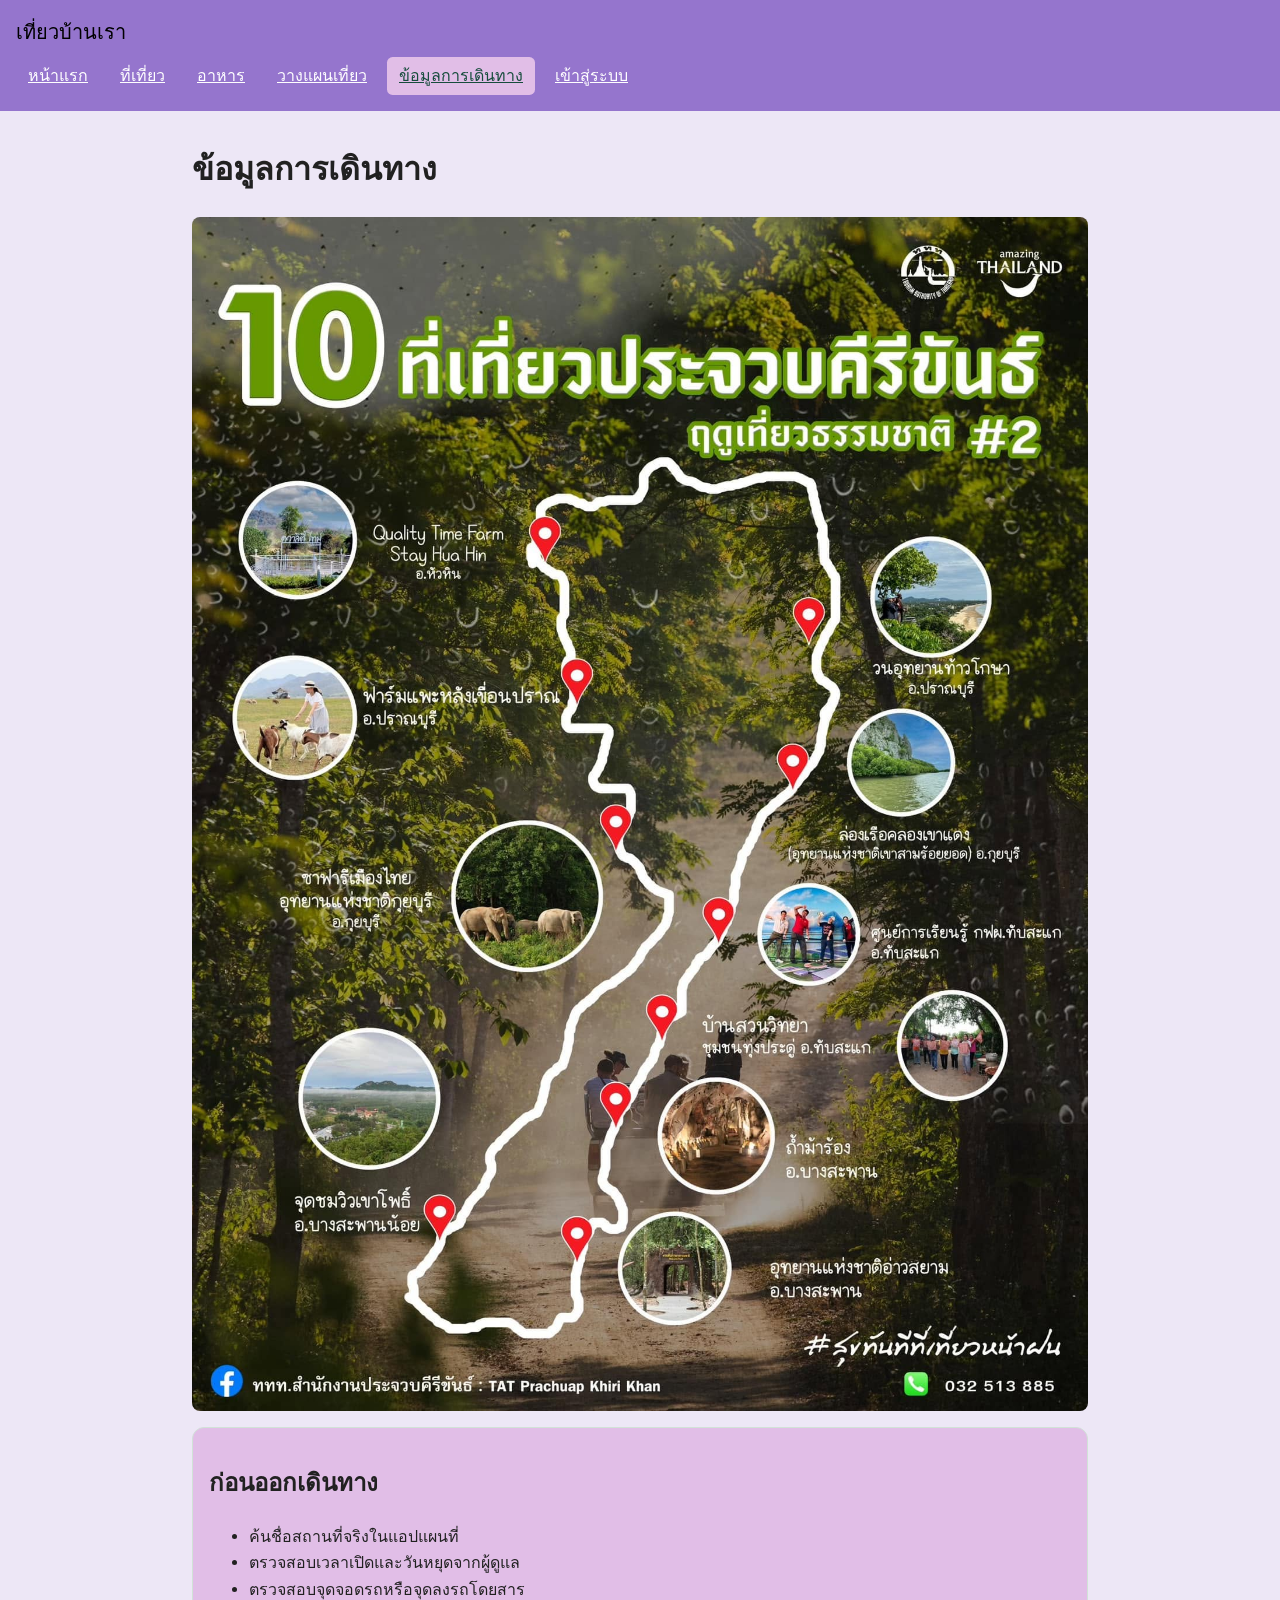
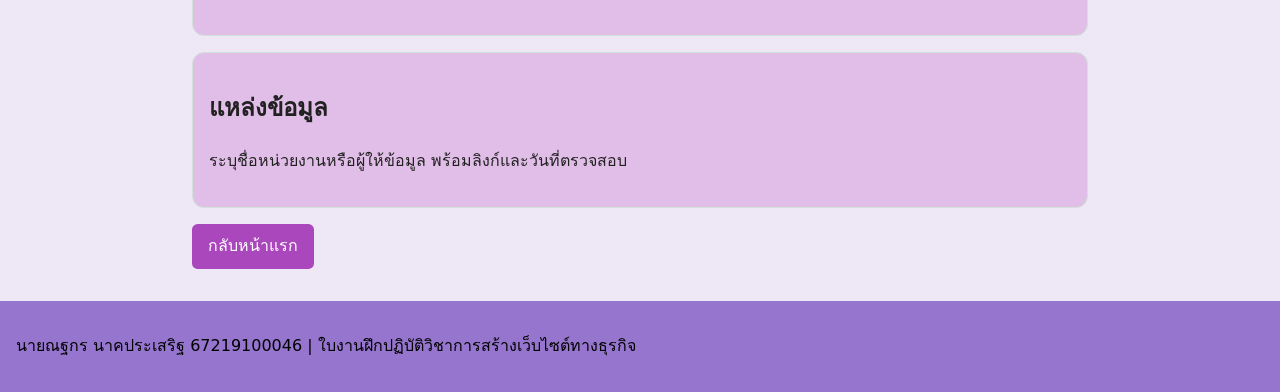
<file: travel.html>
<!DOCTYPE html>
<html lang="th">
<head>
	<meta charset="utf-8">
	<meta name="viewport" content="width=device-width, initial-scale=1">
	<title>หน้าแรก | เที่ยวบ้านเรา</title>
	<link rel="stylesheet" href="style.css">
</head>

<body>

<header>
	<p class="site-name">เที่ยวบ้านเรา</p>
	<nav aria-label="เมนูหลัก">
		<ul>
			<li><a href="index.html">หน้าแรก</a></li>
			<li><a href="places.html">ที่เที่ยว</a></li>
			<li><a href="food.html">อาหาร</a></li>
			<li><a href="plan.html">วางแผนเที่ยว</a></li>
			<li><a href="travel.html" aria-current="page">ข้อมูลการเดินทาง</a></li>
			<li><a href="login.html">เข้าสู่ระบบ</a></li>
		</ul>
	</nav>
</header>
<main>
	<h1>ข้อมูลการเดินทาง</h1>
	<img src="images/maptravel.jpg">

	<section class="card">
		<h2>ก่อนออกเดินทาง</h2>
	<ul>
		<li>ค้นชื่อสถานที่จริงในแอปแผนที่</li>
		<li>ตรวจสอบเวลาเปิดและวันหยุดจากผู้ดูแล</li>
		<li>ตรวจสอบจุดจอดรถหรือจุดลงรถโดยสาร</li>
	</ul>
	</section>

<section class="card">

		<h2>แหล่งข้อมูล</h2>
		<p>ระบุชื่อหน่วยงานหรือผู้ให้ข้อมูล พร้อมลิงก์และวันที่ตรวจสอบ</p>
	</section>
		<a class="button" href="index.html">กลับหน้าแรก</a>
</main>
<footer>
	<p>นายณฐกร นาคประเสริฐ 67219100046 | ใบงานฝึกปฏิบัติวิชาการสร้างเว็บไซต์ทางธุรกิจ</p>
</footer>
</body>
</html>
</file>
<file: style.css>
* {
box-sizing: border-box;
}
body {
margin: 0;
font-family: system-ui, sans-serif;
line-height: 1.65;
color: #212121;        /*สีตัวอักษรที่แสดงผลในส่วนของเนื้อหาเว็บ*/
background: #ede7f6;    /*สีพื้นหลังของตัวเว็บ*/
}
header, footer {
padding: 1rem;
color: #000000;  
background: #9575cd;   /*สีพื้นหลังของส่วนหัวเว็บและท้ายเว็บ*/
}
.site-name {
margin: 0 0 0.5rem;
font-size: 1.25rem;
font-weigth: bold;
}
nav ul {
display: flex;
flex-wrap: wrap;
gap: 0.5rem;
margin: 0;
padding: 0;
list-style: none;
}
nav a {
display: block;
padding: 0.35rem 0.75rem;
color: white;   /*สีตัวอักษรบนเมนู*/
border-radius: 0.35rem;
}
nav a:hover, nav a[aria-current="page"] {
background: #e1bee7;   /*พื้นหลังของเมนูเมื่อเอาเมาส์ไปวางชี้*/
color: #174c3c;
}
a:focus-visible {
outline: 3px solid #c67400;
outline-offset: 3px;
}
main {
width: min(92%, 56rem);
margin: 2rem auto;
}
.card {
margin: 1rem 0;
padding: 1rem;
border: 1px solid #d1e2d7;
border-radius: 0.75rem;
background: #e1bee7;  /*สีพื้นหลังของกรอบcard*/
}
img {
display: block;
max-width: 100%;
heigth: auto;
border-radius: 0.5rem;
}
.button {
display: inline-block;
padding: 0.6rem 1rem;
border-radius: 0.35rem;
background: #ab47bc;  /*สีของปุ่ม*/
color: white;
text-decoration: none;
}

.card ul ul {
    list-style-type: circle;
}
</file>
